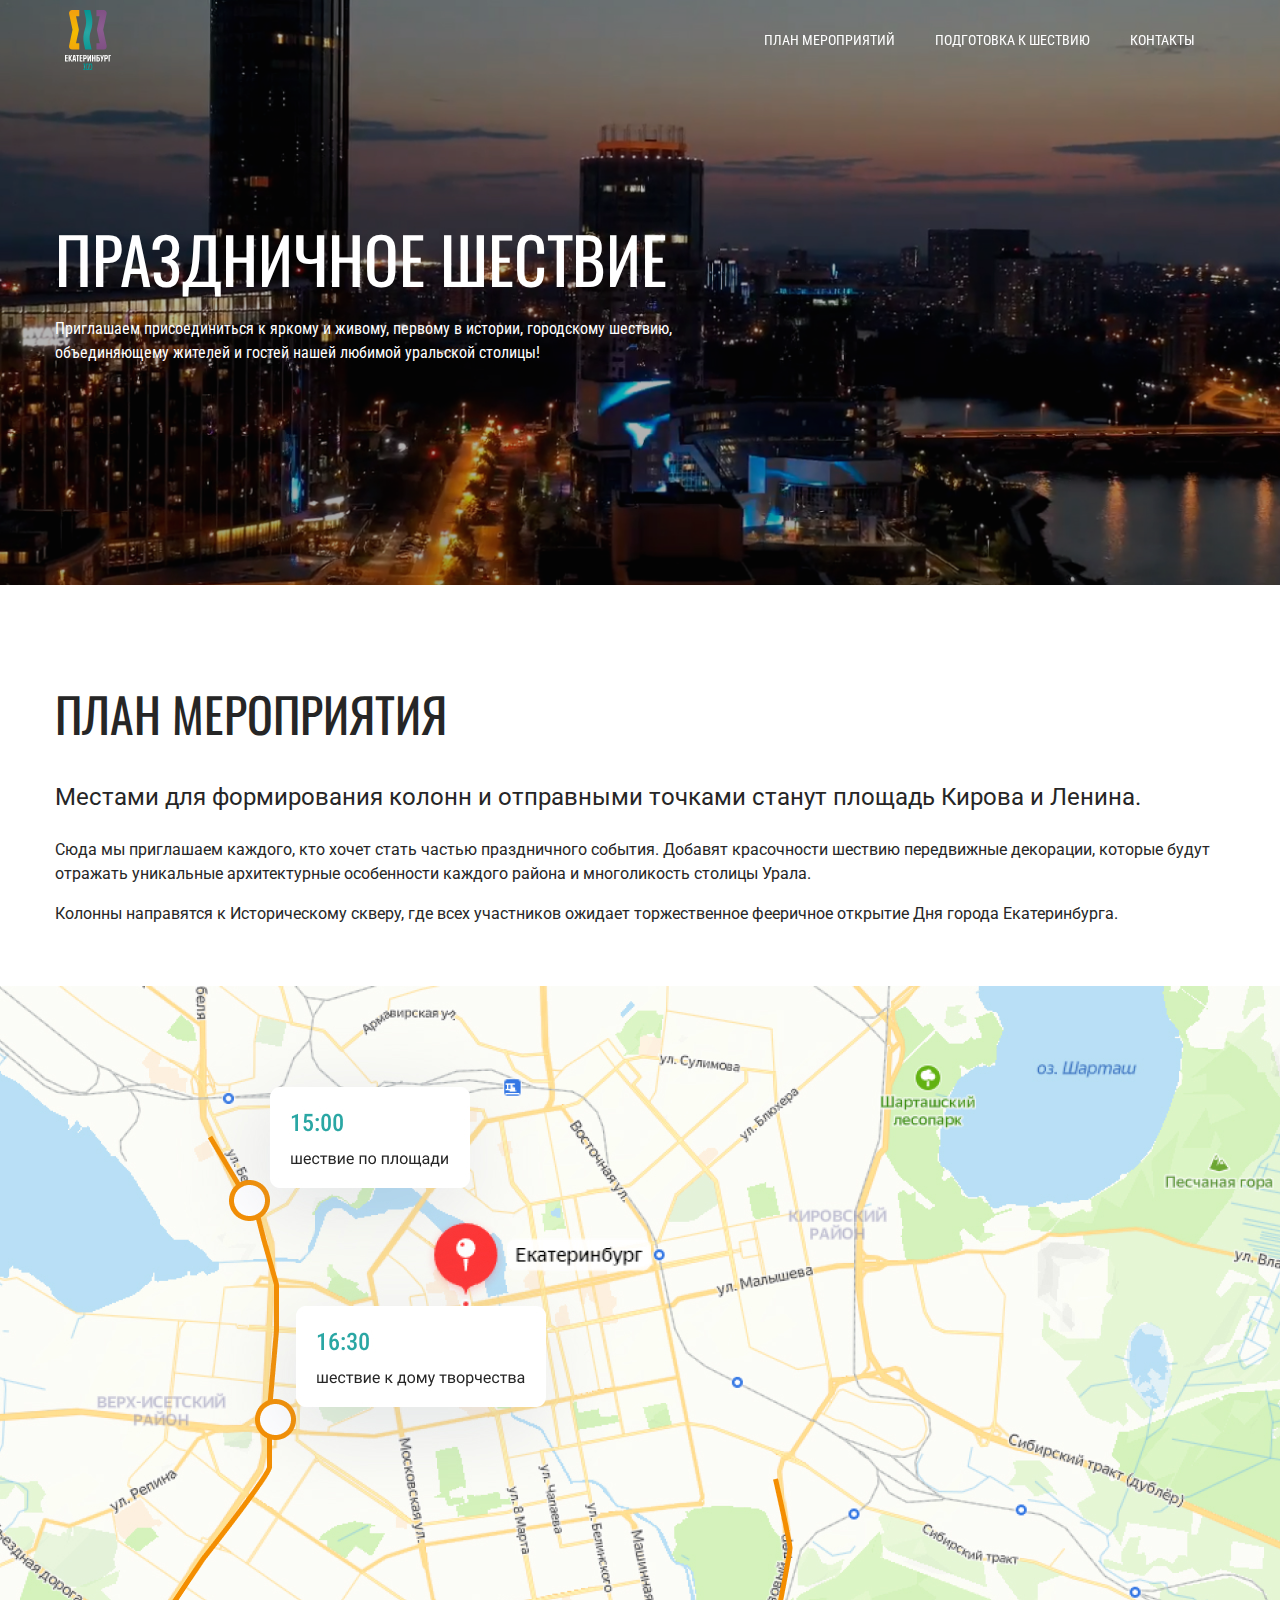
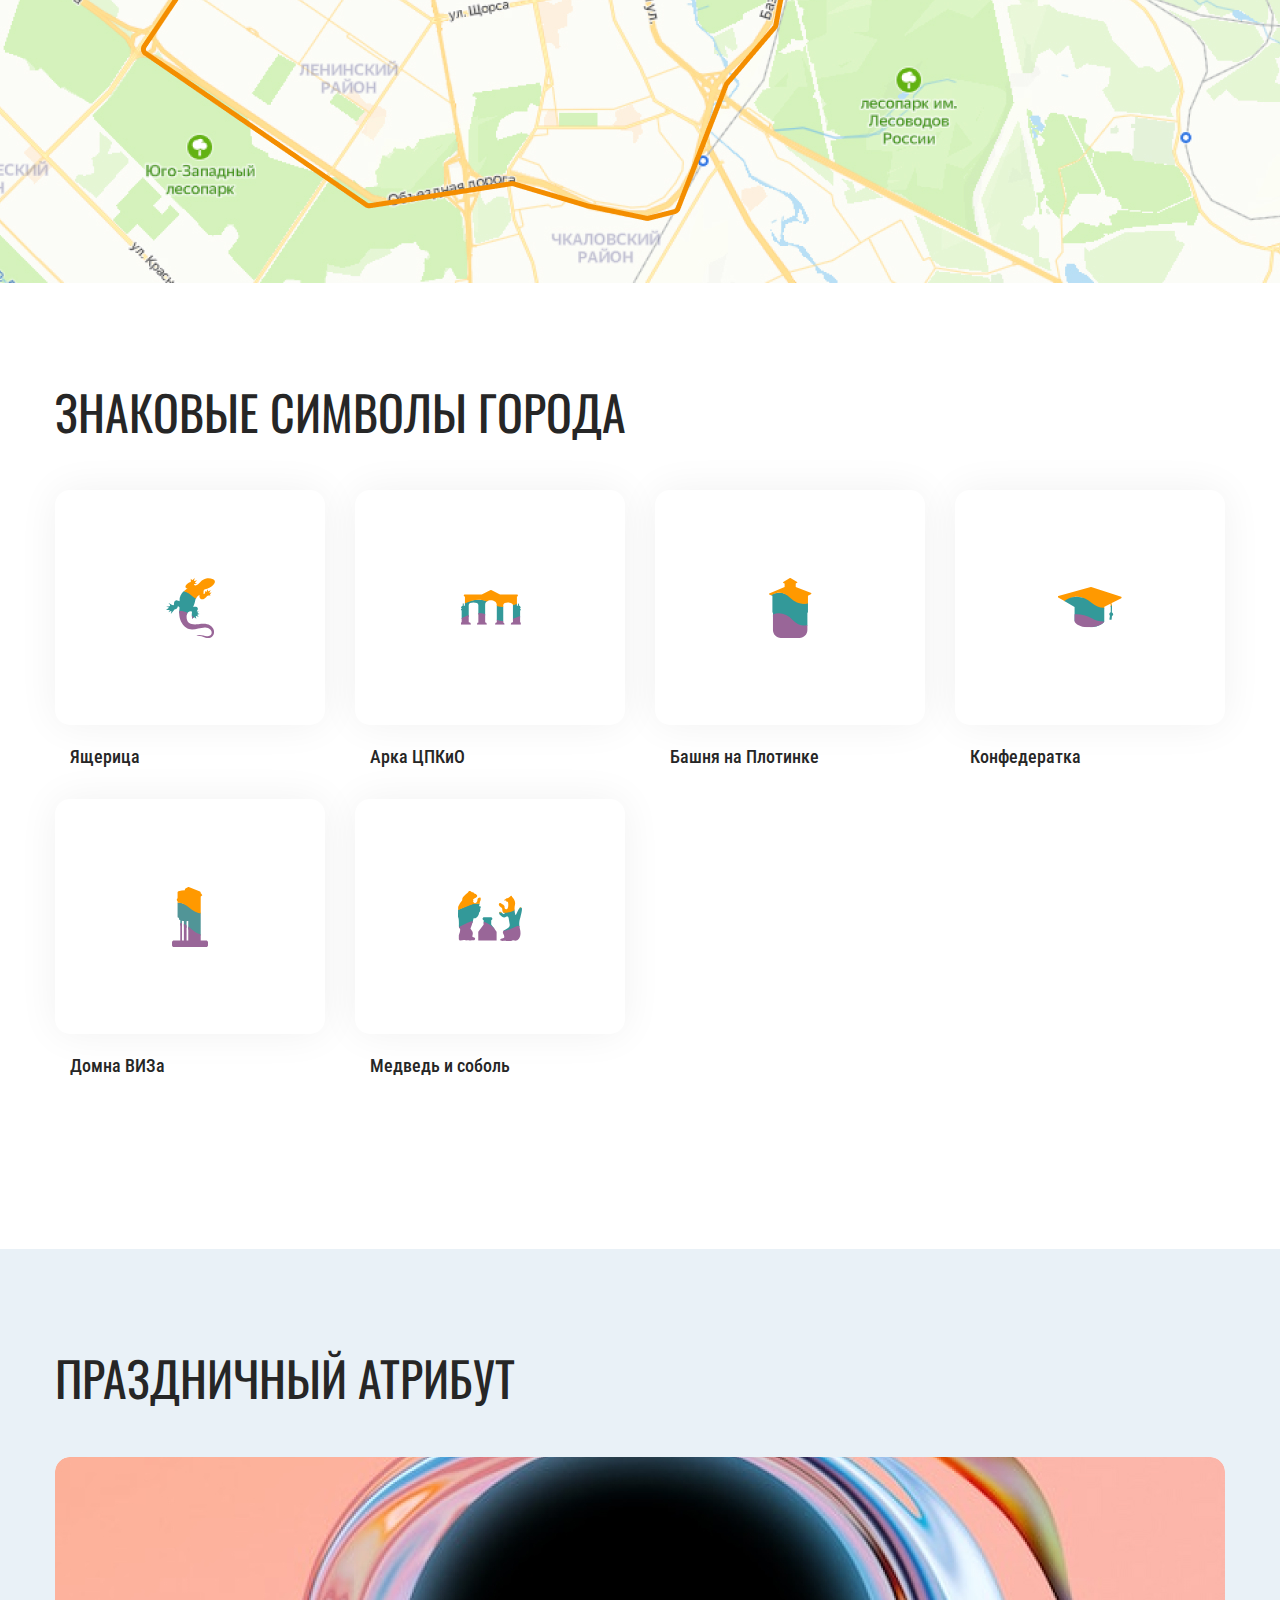
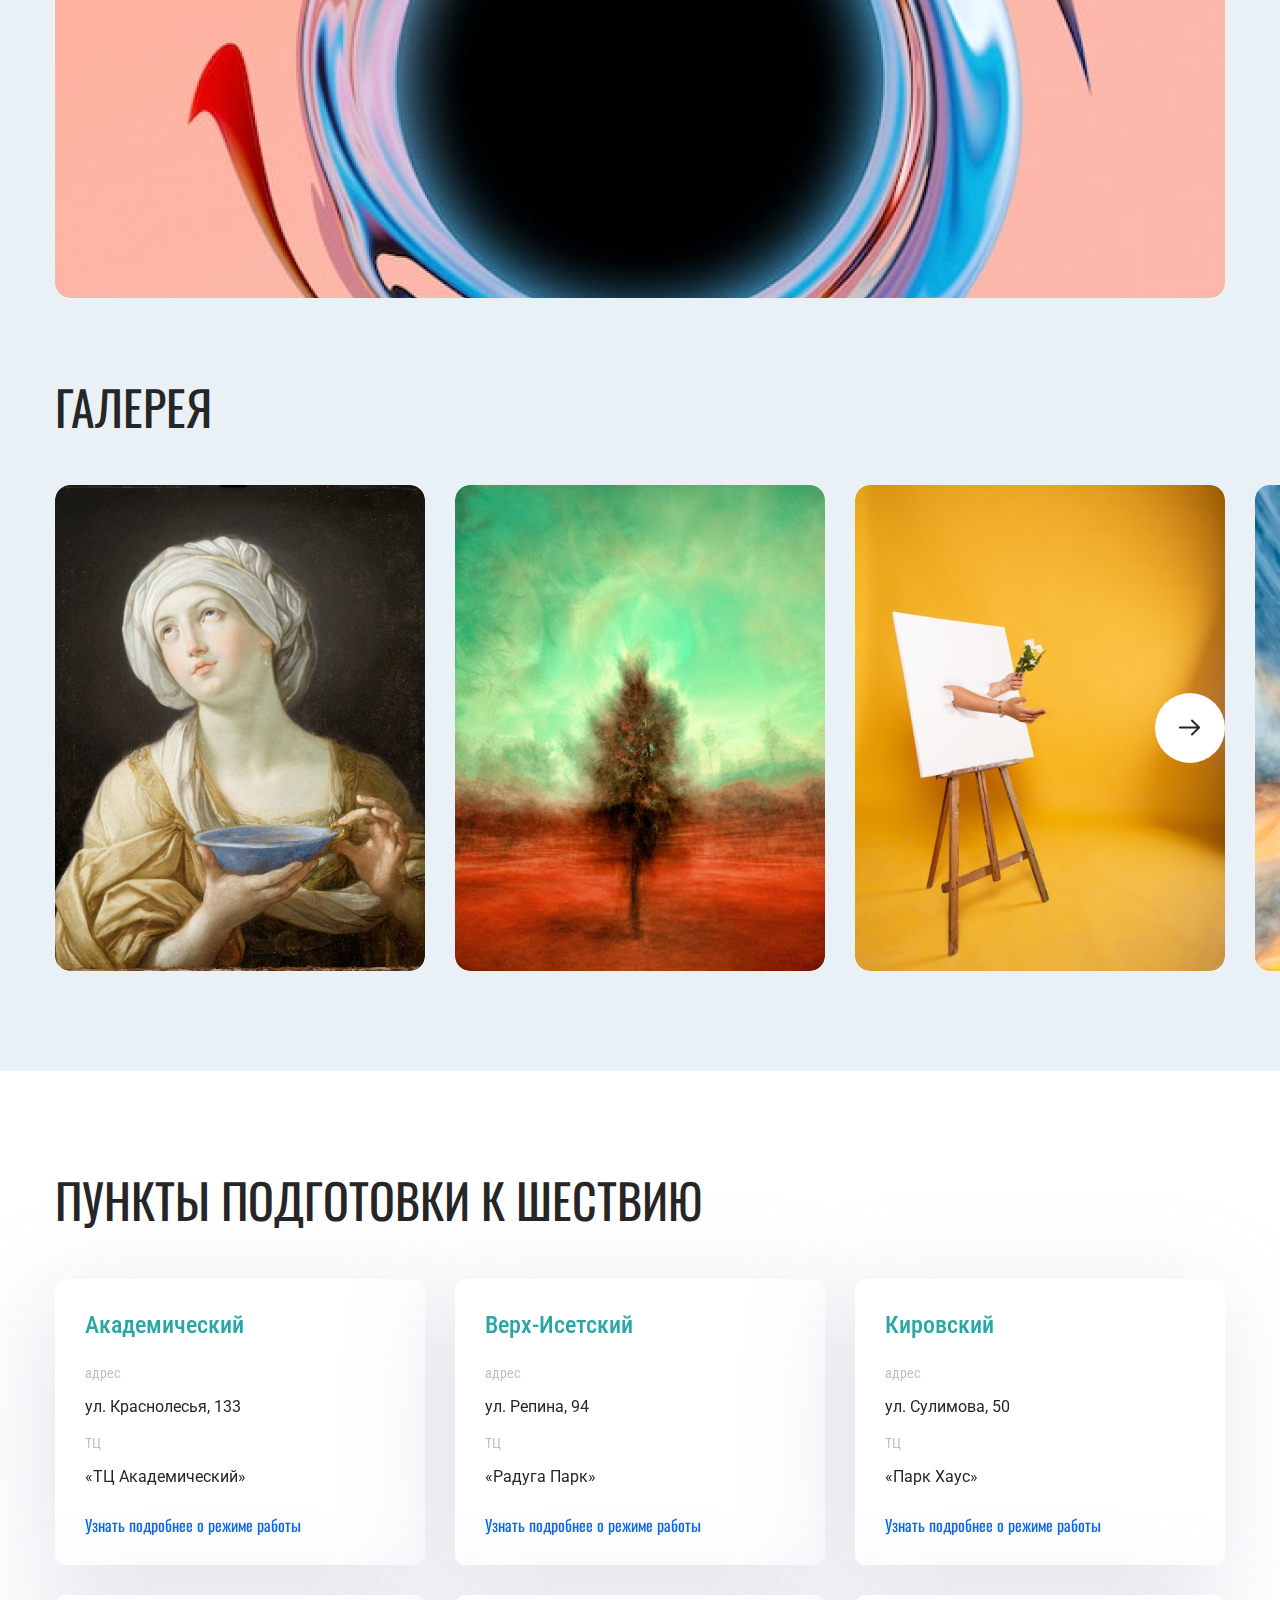
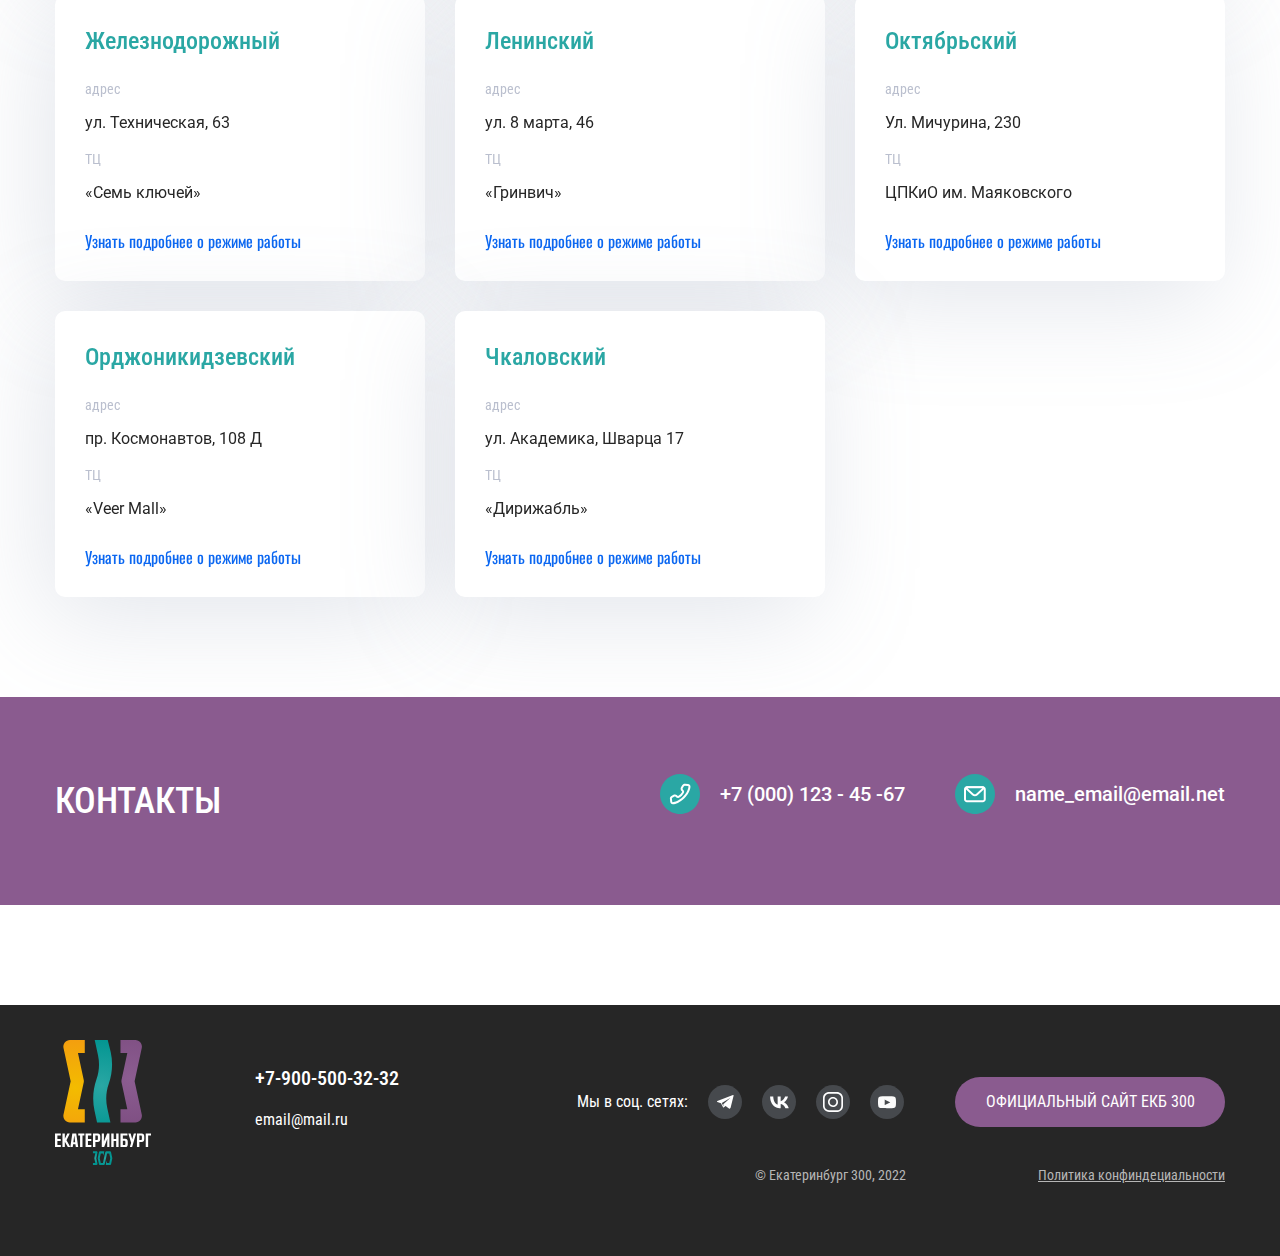
<file: docs/index.html>
<!DOCTYPE html>
<html lang="ru">

<head>
  <meta charset="UTF-8">
<meta http-equiv="X-UA-Compatible" content="IE=edge">
<meta name="viewport" content="width=device-width, initial-scale=1.0, minimum-scale=1.0">
<link rel="apple-touch-icon" sizes="180x180" href="./assets/favicon/apple-touch-icon.png">
<link rel="icon" type="image/png" sizes="32x32" href="./assets/favicon/favicon-32x32.png">
<link rel="icon" type="image/png" sizes="16x16" href="./assets/favicon/favicon-16x16.png">
<link rel="manifest" href="./assets/favicon/site.webmanifest">
<link rel="mask-icon" href="./assets/favicon/safari-pinned-tab.svg" color="#5bbad5">
<meta name="msapplication-TileColor" content="#da532c">
<meta name="theme-color" content="#ffffff">
<link rel="preconnect" href="https://fonts.googleapis.com">
<link rel="preconnect" href="https://fonts.gstatic.com" crossorigin>
<link href="https://fonts.googleapis.com/css2?family=Roboto+Condensed&family=Roboto:wght@300;400;700&display=swap" rel="stylesheet">
  <title>Екатеринбургу 300 лет</title>
<link href="./css/main.css" rel="stylesheet"></head>

<body class="body">

<div class="page">
  <header class="header z-index-5" data-header>
    <section class="section section--header pt-10 ptm-15 pb-10 z-index-3">
      <div class="container">
        <div class="toolbar toolbar--30">
          <a href="./" class="logo logo--header logo--sm">
            <svg width="96" height="125" viewBox="0 0 96 125" fill="none"
                 xmlns="http://www.w3.org/2000/svg">
              <g clip-path="url(#clip0_623_850)">
                <path fill-rule="evenodd" clip-rule="evenodd"
                      d="M29.7728 0.00195312H14.8767C12.9062 0.00195312 11.0418 0.89661 9.80423 2.43884C8.56664 3.97785 8.09089 5.99809 8.50557 7.93436L15.6563 41.1965L8.50557 74.4587C8.08929 76.3934 8.56664 78.4136 9.80423 79.9542C11.0418 81.4948 12.9062 82.3911 14.8767 82.3911H29.7744V69.2942H22.9532L28.6976 42.5805C28.8937 41.6697 28.8937 40.7266 28.6976 39.8158L22.9532 13.1004H29.7744V0.00195312H29.7728Z"
                      fill="url(#paint0_radial_623_850)" />
                <path fill-rule="evenodd" clip-rule="evenodd"
                      d="M80.3869 0.0019553H65.4893V13.0988H72.3105L66.5661 39.8126C66.37 40.7234 66.37 41.6665 66.5661 42.5773L72.3105 69.291H65.4893V82.3879H80.3869C82.3574 82.3879 84.2203 81.4916 85.4595 79.951C86.6971 78.4104 87.1728 76.3917 86.7581 74.4555L79.6074 41.1933L86.7581 7.93113C87.1744 5.99648 86.6971 3.97623 85.4595 2.43561C84.2219 0.896612 82.3574 0.0003404 80.3869 0.0019553Z"
                      fill="url(#paint1_radial_623_850)" />
                <path fill-rule="evenodd" clip-rule="evenodd"
                      d="M52.7408 0.00195312H39.7059L43.0104 15.1417C44.7704 23.1952 44.2464 31.5604 41.4916 39.3297C37.9186 49.4115 37.2388 60.2653 39.5211 70.717L42.0622 82.3895H55.4088L52.2538 67.9087C50.4938 59.8551 51.0178 51.4899 53.7727 43.7206C57.3456 33.6388 58.0255 22.7866 55.7432 12.3334L52.7408 0.00195312Z"
                      fill="url(#paint2_radial_623_850)" />
                <path class="logo__layer"
                      d="M0 107.089V93.5H5.81506V95.5186H2.40125V99.0633H5.71702V101.084H2.40125V105.069H5.81506V107.089H0Z"
                      fill="white" />
                <path class="logo__layer"
                      d="M12.8385 107.089L9.83289 101.739V107.089H7.43164V93.5H9.83289V98.8179L12.3643 93.5H14.7993L11.4835 100.262L15.3056 107.089H12.8385Z"
                      fill="white" />
                <path class="logo__layer"
                      d="M19.2757 95.2893L18.3435 102.214H20.1741L19.2757 95.2893ZM20.8106 107.089L20.4345 104.217H18.0992L17.7231 107.089H15.3379L17.3132 93.5H21.2333L23.1942 107.089H20.8106Z"
                      fill="white" />
                <path class="logo__layer"
                      d="M25.0913 107.089V95.5186H23.2285V93.5H29.3699V95.5186H27.4926V107.089H25.0913Z"
                      fill="white" />
                <path class="logo__layer"
                      d="M30.5459 107.089V93.5H36.361V95.5186H32.9471V99.0633H36.2629V101.084H32.9471V105.069H36.361V107.089H30.5459Z"
                      fill="white" />
                <path class="logo__layer"
                      d="M42.8941 97.0609C42.8941 95.9934 42.682 95.5186 41.7996 95.5186H40.3788V100.048H41.7996C42.6804 100.048 42.8941 99.5737 42.8941 98.4901V97.0609ZM37.9775 107.089V93.5H42.6161C44.9016 93.5 45.2938 95.0761 45.2938 96.6991V98.8663C45.2938 100.491 44.9016 102.067 42.6161 102.067H40.3788V107.089H37.9775Z"
                      fill="white" />
                <path class="logo__layer"
                      d="M46.7666 107.089V93.5H48.9718L48.9059 101.575L52.0915 93.5H54.4107V107.089H52.2056L52.2715 99.031L49.1518 107.089H46.7666Z"
                      fill="white" />
                <path class="logo__layer"
                      d="M61.19 107.089V101.098H58.6747V107.089H56.2734V93.5H58.6747V99.0795H61.19V93.5H63.5913V107.089H61.19Z"
                      fill="white" />
                <path class="logo__layer"
                      d="M70.3704 102.214C70.3704 101.132 70.1582 100.656 69.2758 100.656H67.855V105.071H69.2758C70.1566 105.071 70.3704 104.595 70.3704 103.529V102.214ZM72.4598 93.5003V95.5189H67.8534V98.6373H70.0907C72.3762 98.6373 72.7684 100.213 72.7684 101.836V103.887C72.7684 105.512 72.3762 107.086 70.0907 107.086H65.4521V93.4971L72.4598 93.5003Z"
                      fill="white" />
                <path class="logo__layer"
                      d="M74.8471 107.089L76.1522 102.642L73.3105 93.5H75.662L77.1985 99.3589L78.8138 93.5H81.1025L77.1326 107.089H74.8471Z"
                      fill="white" />
                <path class="logo__layer"
                      d="M86.8678 97.0609C86.8678 95.9934 86.6556 95.5186 85.7732 95.5186H84.3524V100.048H85.7732C86.654 100.048 86.8678 99.5737 86.8678 98.4901V97.0609ZM81.9512 107.089V93.5H86.5897C88.8752 93.5 89.2674 95.0761 89.2674 96.6991V98.8663C89.2674 100.491 88.8752 102.067 86.5897 102.067H84.3524V107.089H81.9512Z"
                      fill="white" />
                <path class="logo__layer"
                      d="M90.7393 107.089V93.5H95.9998V95.5186H93.1405V107.089H90.7393Z" fill="white" />
                <path fill-rule="evenodd" clip-rule="evenodd"
                      d="M41.5312 111.364H37.9551V113.373H40.2936L39.3052 117.969C39.2762 118.108 39.2762 118.253 39.3052 118.394L40.2936 122.99H37.9551V124.999H41.5312C41.8334 124.999 42.1195 124.862 42.3091 124.624C42.4988 124.388 42.5727 124.078 42.5084 123.783L41.3046 118.182L42.5084 112.582C42.5727 112.285 42.4988 111.975 42.3091 111.739C42.1179 111.5 41.8334 111.363 41.5312 111.364Z"
                      fill="url(#paint3_radial_623_850)" />
                <path fill-rule="evenodd" clip-rule="evenodd"
                      d="M55.0604 111.364H51.2528C50.7818 111.364 50.3752 111.695 50.2755 112.157L50.0023 113.423L50.0007 113.418L49.5973 115.292H49.5989L47.9434 122.99H45.7495L44.716 118.182L45.7495 113.375H47.9434L48.4015 115.502L49.2614 111.506C49.1119 111.416 48.9367 111.366 48.7519 111.366H44.9443C44.4733 111.366 44.0667 111.697 43.9671 112.159L42.7182 117.971C42.6877 118.11 42.6877 118.255 42.7182 118.396L43.9671 124.209C44.0667 124.671 44.4733 125.002 44.9443 125.002H48.7519C49.2228 125.002 49.6294 124.671 49.7307 124.209L50.0039 122.943V122.946L50.4523 120.866H50.4507L52.0612 113.378H54.2551L55.2886 118.186L54.2551 122.993H52.0612L51.6031 120.863L50.7433 124.86C50.8943 124.95 51.0679 125.002 51.2544 125.002H55.062C55.5329 125.002 55.9395 124.671 56.0392 124.209L57.288 118.396C57.317 118.257 57.317 118.111 57.288 117.971L56.0392 112.159C55.9395 111.695 55.5313 111.366 55.0604 111.364Z"
                      fill="url(#paint4_radial_623_850)" />
              </g>
              <defs>
                <radialGradient id="paint0_radial_623_850" cx="0" cy="0" r="1"
                                gradientUnits="userSpaceOnUse"
                                gradientTransform="translate(20.3215 47.7953) rotate(-73.8422) scale(66.6963 66.4296)">
                  <stop stop-color="#F3BC00" />
                  <stop offset="1" stop-color="#F39314" />
                </radialGradient>
                <radialGradient id="paint1_radial_623_850" cx="0" cy="0" r="1"
                                gradientUnits="userSpaceOnUse"
                                gradientTransform="translate(75.549 38.7903) rotate(-53.5338) scale(106.831 106.306)">
                  <stop stop-color="#8C5D91" />
                  <stop offset="1" stop-color="#6D3D70" />
                </radialGradient>
                <radialGradient id="paint2_radial_623_850" cx="0" cy="0" r="1"
                                gradientUnits="userSpaceOnUse"
                                gradientTransform="translate(46.4926 46.0713) rotate(-88.6606) scale(49.9693 45.1452)">
                  <stop stop-color="#2AA7A4" />
                  <stop offset="1" stop-color="#009490" />
                </radialGradient>
                <radialGradient id="paint3_radial_623_850" cx="0" cy="0" r="1"
                                gradientUnits="userSpaceOnUse"
                                gradientTransform="translate(40.2542 118.18) scale(5.02605 5.09545)">
                  <stop stop-color="#2AA7A4" />
                  <stop offset="1" stop-color="#009490" />
                </radialGradient>
                <radialGradient id="paint4_radial_623_850" cx="0" cy="0" r="1"
                                gradientUnits="userSpaceOnUse"
                                gradientTransform="translate(50.0219 118.208) scale(7.0435 7.08459)">
                  <stop stop-color="#2AA7A4" />
                  <stop offset="1" stop-color="#009490" />
                </radialGradient>
                <clipPath id="clip0_623_850">
                  <rect width="96" height="125" fill="white" />
                </clipPath>
              </defs>
            </svg>
          </a>
          <nav class="nav">
            <a href="#plan" class="nav__link mob-hidden">
              <span>
                  План мероприятий
              </span>
            </a>
            <a href="#preparation" class="nav__link mob-hidden">
              <span>
                  Подготовка к шествию
              </span>
            </a>
            <a href="#contacts" class="nav__link mob-hidden">
              <span>
                  контакты
              </span>
            </a>
          </nav>
        </div>
      </div>
    </section>
    <section class="section section--drop bg-white z-index-2" hidden></section>
  </header>
  <main class="main">
    <section class="section section--overlay invert section--bg pt-220 pb-220 ptm-115 pbm-115"
             style="background-image: url('./assets/images/bg-reconstruction.jpg')">
      <div class="container">
        <h1 class="title z-index z-index-1 mb-20">праздничное шествие</h1>
        <p class="subtitle z-index z-index-1">Приглашаем присоединиться к яркому и живому, первому в истории, городскому
          шествию,<br>
          объединяющему жителей и гостей нашей любимой уральской столицы!</p>
      </div>
    </section>
    <section class="section pt-100 pb-50 pbm-15 ptm-60" id="plan">
      <div class="container">
        <h2 class="title title--medium mb-40">План мероприятия</h2>
        <div class="editor mb-60 mbm-50">
          <h4>Местами для формирования колонн и отправными точками станут площадь Кирова и Ленина.</h4>
          <p>Сюда мы приглашаем каждого, кто хочет стать частью праздничного события. Добавят красочности шествию
            передвижные декорации, которые будут отражать уникальные архитектурные особенности каждого района и
            многоликость столицы Урала.</p>
          <p>Колонны направятся к Историческому скверу, где всех участников ожидает торжественное фееричное открытие Дня
            города Екатеринбурга.</p>
        </div>
      </div>
      <picture class="map">
        <img src="./assets/images/map.jpg" alt="">
      </picture>
    </section>
    <section class="section pt-50 ptm-15 pb-100 pbm-60">
      <div class="container">
        <h2 class="title title--medium mb-50 mbm-40">Знаковые символы города</h2>
        <div class="grid-symbols">
          <div class="grid-symbols__item">
            <article class="article-symbol" href="#symbol" data-fancybox="#symbol">
              <picture class="article-symbol__picture">
                <img src="./assets/images/symbol-1.svg" alt="">
              </picture>
              <h3 class="article-symbol__name">Ящерица</h3>
            </article>
          </div>
          <div class="grid-symbols__item">
            <article class="article-symbol" href="#symbol" data-fancybox="#symbol">
              <picture class="article-symbol__picture">
                <img src="./assets/images/symbol-2.svg" alt="">
              </picture>
              <h3 class="article-symbol__name">Арка ЦПКиО</h3>
            </article>
          </div>
          <div class="grid-symbols__item">
            <article class="article-symbol" href="#symbol" data-fancybox="#symbol">
              <picture class="article-symbol__picture">
                <img src="./assets/images/symbol-3.svg" alt="">
              </picture>
              <h3 class="article-symbol__name">Башня на Плотинке</h3>
            </article>
          </div>
          <div class="grid-symbols__item">
            <article class="article-symbol" href="#symbol" data-fancybox="#symbol">
              <picture class="article-symbol__picture">
                <img src="./assets/images/symbol-4.svg" alt="">
              </picture>
              <h3 class="article-symbol__name">Конфедератка</h3>
            </article>
          </div>
          <div class="grid-symbols__item">
            <article class="article-symbol" href="#symbol" data-fancybox="#symbol">
              <picture class="article-symbol__picture">
                <img src="./assets/images/symbol-5.svg" alt="">
              </picture>
              <h3 class="article-symbol__name">Домна ВИЗа</h3>
            </article>
          </div>
          <div class="grid-symbols__item">
            <article class="article-symbol" href="#symbol" data-fancybox="#symbol">
              <picture class="article-symbol__picture">
                <img src="./assets/images/symbol-6.svg" alt="">
              </picture>
              <h3 class="article-symbol__name">Медведь и соболь</h3>
            </article>
          </div>
          <div class="grid-symbols__item">
            <article class="article-symbol" href="#symbol" data-fancybox="#symbol">
              <picture class="article-symbol__picture">
                <img src="./assets/images/symbol-7.svg" alt="">
              </picture>
              <h3 class="article-symbol__name">Парусник</h3>
            </article>
          </div>
          <div class="grid-symbols__item">
            <article class="article-symbol" href="#symbol" data-fancybox="#symbol">
              <picture class="article-symbol__picture">
                <img src="./assets/images/symbol-8.svg" alt="">
              </picture>
              <h3 class="article-symbol__name">Петрушка</h3>
            </article>
          </div>
          <div class="grid-symbols__item">
            <article class="article-symbol" href="#symbol" data-fancybox="#symbol">
              <picture class="article-symbol__picture">
                <img src="./assets/images/symbol-9.svg" alt="">
              </picture>
              <h3 class="article-symbol__name">Ротонда</h3>
            </article>
          </div>
          <div class="grid-symbols__item">
            <article class="article-symbol" href="#symbol" data-fancybox="#symbol">
              <picture class="article-symbol__picture">
                <img src="./assets/images/symbol-10.svg" alt="">
              </picture>
              <h3 class="article-symbol__name">Символ железнодорожного района</h3>
            </article>
          </div>
          <div class="grid-symbols__item">
            <article class="article-symbol" href="#symbol" data-fancybox="#symbol">
              <picture class="article-symbol__picture">
                <img src="./assets/images/symbol-11.svg" alt="">
              </picture>
              <h3 class="article-symbol__name">Символ Чкаловского района</h3>
            </article>
          </div>
          <div class="grid-symbols__item">
            <article class="article-symbol" href="#symbol" data-fancybox="#symbol">
              <picture class="article-symbol__picture">
                <img src="./assets/images/symbol-12.svg" alt="">
              </picture>
              <h3 class="article-symbol__name">Конфедератка</h3>
            </article>
          </div>
          <div class="grid-symbols__item">
            <article class="article-symbol" href="#symbol" data-fancybox="#symbol">
              <picture class="article-symbol__picture">
                <img src="./assets/images/symbol-13.svg" alt="">
              </picture>
              <h3 class="article-symbol__name">Шестерёнка</h3>
            </article>
          </div>
        </div>
        <button class="show-more desktop-hidden" data-show>Смотреть остальные символы</button>
      </div>
    </section>
    <section class="section section--blue pt-100 ptm-60 pbm-60 pb-100">
      <div class="container">
        <div class="event">
          <div class="event__item">
            <h2 class="title title--medium">Праздничный атрибут</h2>
            <picture class="event__picture">
              <img src="./assets/images/blackhole.jpg" alt="">
            </picture>
          </div>
          <div class="event__item">
            <h2 class="title title--medium">Галерея</h2>
            <div class="slider mbm-35" data-slider>
              <div class="swiper-container slider__container slider__container--overflow slider__container--all">
                <button
                  class="button-scroll button-scroll--centered-right button-scroll--large button-scroll--light mob-hidden"
                  data-slider-next>
                  <svg class="button-scroll__icon">
                    <use xlink:href="./assets/sprite/sprite.svg#icon-slider-next"></use>
                  </svg>
                </button>
                <div class="swiper-wrapper slider__wrapper">
                  <div class="swiper-slide slider__slide slider__slide--370 slider__slide--mob-240">
                    <article class="article-event">
                      <picture class="article-event__picture">
                        <img alt="" src="./assets/images/gallery-1.jpg">
                      </picture>
                    </article>
                  </div>
                  <div class="swiper-slide slider__slide slider__slide--370 slider__slide--mob-240">
                    <article class="article-event">
                      <picture class="article-event__picture">
                        <img alt="" src="./assets/images/gallery-2.png">
                      </picture>
                    </article>
                  </div>
                  <div class="swiper-slide slider__slide slider__slide--370 slider__slide--mob-240">
                    <article class="article-event">
                      <picture class="article-event__picture">
                        <img alt="" src="./assets/images/gallery-3.png">
                      </picture>
                    </article>
                  </div>
                  <div class="swiper-slide slider__slide slider__slide--370 slider__slide--mob-240">
                    <article class="article-event">
                      <picture class="article-event__picture">
                        <img alt="" src="./assets/images/gallery-4.png">
                      </picture>
                    </article>
                  </div>
                </div>
              </div>
            </div>
          </div>
        </div>
      </div>
    </section>
    <section class="section pt-100 ptm-60 pbm-60 pb-100" id="preparation">
      <div class="container">
        <h2 class="title title--medium mb-50">Пункты подготовки к шествию</h2>
        <div class="slider mbm-35" data-slider data-slider-mob>
          <div class="swiper-container slider__container slider__container--overflow slider__container--all">
            <div class="swiper-wrapper slider__wrapper slider__wrapper--grid">
              <div class="swiper-slide slider__slide slider__slide--mob-275">
                <article class="article-point" href="#point" data-fancybox="#point">
                  <h3 class="article-point__title">Академический</h3>
                  <ul class="article-point__list">
                    <li class="article-point__item">
                      <span class="article-point__head">адрес</span>
                      <p class="article-point__text">ул. Краснолесья, 133</p>
                    </li>
                    <li class="article-point__item">
                      <span class="article-point__head">ТЦ</span>
                      <p class="article-point__text">«ТЦ Академический»</p>
                    </li>
                  </ul>
                  <a class="article-point__link" href="#">Узнать подробнее о режиме работы</a>
                </article>
              </div>
              <div class="swiper-slide slider__slide slider__slide--mob-275">
                <article class="article-point" href="#point" data-fancybox="#point">
                  <h3 class="article-point__title">Верх-Исетский</h3>
                  <ul class="article-point__list">
                    <li class="article-point__item">
                      <span class="article-point__head">адрес</span>
                      <p class="article-point__text">ул. Репина, 94</p>
                    </li>
                    <li class="article-point__item">
                      <span class="article-point__head">ТЦ</span>
                      <p class="article-point__text">«Радуга Парк»</p>
                    </li>
                  </ul>
                  <a class="article-point__link" href="#">Узнать подробнее о режиме работы</a>
                </article>
              </div>
              <div class="swiper-slide slider__slide slider__slide--mob-275">
                <article class="article-point" href="#point" data-fancybox="#point">
                  <h3 class="article-point__title">Кировский</h3>
                  <ul class="article-point__list">
                    <li class="article-point__item">
                      <span class="article-point__head">адрес</span>
                      <p class="article-point__text">ул. Сулимова, 50</p>
                    </li>
                    <li class="article-point__item">
                      <span class="article-point__head">ТЦ</span>
                      <p class="article-point__text">«Парк Хаус»</p>
                    </li>
                  </ul>
                  <a class="article-point__link" href="#">Узнать подробнее о режиме работы</a>
                </article>
              </div>
              <div class="swiper-slide slider__slide slider__slide--mob-275">
                <article class="article-point" href="#point" data-fancybox="#point">
                  <h3 class="article-point__title">Железнодорожный</h3>
                  <ul class="article-point__list">
                    <li class="article-point__item">
                      <span class="article-point__head">адрес</span>
                      <p class="article-point__text">ул. Техническая, 63</p>
                    </li>
                    <li class="article-point__item">
                      <span class="article-point__head">ТЦ</span>
                      <p class="article-point__text">«Семь ключей»</p>
                    </li>
                  </ul>
                  <a class="article-point__link" href="#">Узнать подробнее о режиме работы</a>
                </article>
              </div>
              <div class="swiper-slide slider__slide slider__slide--mob-275">
                <article class="article-point" href="#point" data-fancybox="#point">
                  <h3 class="article-point__title">Ленинский</h3>
                  <ul class="article-point__list">
                    <li class="article-point__item">
                      <span class="article-point__head">адрес</span>
                      <p class="article-point__text">ул. 8 марта, 46</p>
                    </li>
                    <li class="article-point__item">
                      <span class="article-point__head">ТЦ</span>
                      <p class="article-point__text">«Гринвич»</p>
                    </li>
                  </ul>
                  <a class="article-point__link" href="#">Узнать подробнее о режиме работы</a>
                </article>
              </div>
              <div class="swiper-slide slider__slide slider__slide--mob-275">
                <article class="article-point" href="#point" data-fancybox="#point">
                  <h3 class="article-point__title">Октябрьский</h3>
                  <ul class="article-point__list">
                    <li class="article-point__item">
                      <span class="article-point__head">адрес</span>
                      <p class="article-point__text">Ул. Мичурина, 230</p>
                    </li>
                    <li class="article-point__item">
                      <span class="article-point__head">ТЦ</span>
                      <p class="article-point__text">ЦПКиО им. Маяковского</p>
                    </li>
                  </ul>
                  <a class="article-point__link" href="#">Узнать подробнее о режиме работы</a>
                </article>
              </div>
              <div class="swiper-slide slider__slide slider__slide--mob-275">
                <article class="article-point" href="#point" data-fancybox="#point">
                  <h3 class="article-point__title">Орджоникидзевский</h3>
                  <ul class="article-point__list">
                    <li class="article-point__item">
                      <span class="article-point__head">адрес</span>
                      <p class="article-point__text">пр. Космонавтов, 108 Д</p>
                    </li>
                    <li class="article-point__item">
                      <span class="article-point__head">ТЦ</span>
                      <p class="article-point__text">«Veer Mall»</p>
                    </li>
                  </ul>
                  <a class="article-point__link" href="#">Узнать подробнее о режиме работы</a>
                </article>
              </div>
              <div class="swiper-slide slider__slide slider__slide--mob-275">
                <article class="article-point" href="#point" data-fancybox="#point">
                  <h3 class="article-point__title">Чкаловский</h3>
                  <ul class="article-point__list">
                    <li class="article-point__item">
                      <span class="article-point__head">адрес</span>
                      <p class="article-point__text">ул. Академика, Шварца 17</p>
                    </li>
                    <li class="article-point__item">
                      <span class="article-point__head">ТЦ</span>
                      <p class="article-point__text">«Дирижабль»</p>
                    </li>
                  </ul>
                  <a class="article-point__link" href="#">Узнать подробнее о режиме работы</a>
                </article>
              </div>
            </div>
          </div>
        </div>
      </div>
    </section>
    <section class="section pb-100" id="contacts">
      <div class="container">
        <div class="contacts">
          <h3 class="contacts__title">контакты</h3>
          <ul class="contacts__list">
            <li class="contacts__item">
              <a href="tel:+70001234567">
                <svg class="contacts__icon contacts__icon--invert">
                  <use xlink:href="./assets/sprite/sprite.svg#icon-call"></use>
                </svg>
                +7 (000) 123 - 45 -67
              </a>
            </li>
            <li class="contacts__item">
              <a href="mailto:name_email@email.net">
                <svg class="contacts__icon">
                  <use xlink:href="./assets/sprite/sprite.svg#icon-mail"></use>
                </svg>
                name_email@email.net
              </a>
            </li>
          </ul>
        </div>
      </div>
    </section>
  </main>
  <footer class="section invert bg-dark pt-35 ptm-20 pb-35 pbm-25">
    <div class="container">
      <div class="columns columns--align">
        <div class="columns__col columns__col--2 columns__col--mob-3 mbm-35">
          <a class="logo logo--lg" href="">
            <img alt="Логотип" src="./assets/images/logo.svg">
          </a>
        </div>
        <div class="columns__col columns__col--full-height pt-23 ptm-0 columns__col--3 columns__col--mob-3">
          <a class="link-footer link-footer--land link-footer--large mb-15" href="tel:+79005003232">
            +7-900-500-32-32
          </a>
          <a class="link-footer link-footer--land-mail" href="mailto:email@mail.ru">
            email@mail.ru
          </a>
        </div>
        <div class="columns__col columns__col--3 columns__col--mob-6 mbm-30 desktop-hidden">
          <button class="button full button--purple--invert button--fit-m centered" data-articles-button="">
                            <span class="button__text">
                                Официальный сайт ЕКБ 300
                            </span>
          </button>
        </div>
        <div class="columns__col columns__col--4 columns__col--mob-6">
          <hr class="hr desktop-hidden mbm-25">
          <div class="socials socials--center mbm-25">
            <p class="socials__title">
              Мы в соц. сетях:
            </p>
            <a href="" class="socials__link">
              <svg class="socials__icon">
                <use xlink:href="./assets/sprite/sprite.svg#icon-telegram"></use>
              </svg>
            </a>
            <a href="" class="socials__link">
              <svg class="socials__icon">
                <use xlink:href="./assets/sprite/sprite.svg#icon-vk"></use>
              </svg>
            </a>
            <a href="" class="socials__link">
              <svg class="socials__icon">
                <use xlink:href="./assets/sprite/sprite.svg#icon-instagram"></use>
              </svg>
            </a>
            <a href="" class="socials__link">
              <svg class="socials__icon">
                <use xlink:href="./assets/sprite/sprite.svg#icon-youtube"></use>
              </svg>
            </a>
          </div>
          <hr class="hr desktop-hidden mbm-25">
        </div>
        <div class="columns__col columns__col--3 columns__col--mob-2 mob-hidden">
          <button class="button full button--purple--invert button--fit-m" data-articles-button="">
                            <span class="button__text">
                                Официальный сайт ЕКБ 300
                            </span>
          </button>
        </div>
      </div>
      <div class="columns columns--align mb-35 mbm-0">
        <div class="columns__col columns__col--7 columns__col--mob-1"></div>
        <div class="columns__col columns__col--2 centered--mobile columns__col--mob-6">
          <div class="editor editor--footer right editor--14 mbm-10">
                        <span>
                            © Екатеринбург 300, 2022
                        </span>
          </div>
        </div>
        <div class="columns__col columns__col--3 centered--mobile columns__col--mob-6">
          <div class="editor editor--footer editor--flex editor--14 mbm-0">
            <a href="" class="right">Политика конфиндециальности</a>
          </div>
        </div>
      </div>
    </div>
  </footer>
</div>
<section class="modal modal--970 fancybox__content" id="symbol" style="display: none;">
  <div class="modal__header">
    <div class="modal__info">
      <h2 class="modal__title mb-30">
        Ящерица
      </h2>
      <p class="subtitle">Значимость этих проблем настолько очевидна, что постоянное информационно-пропагандистское
        обеспечение</p>
    </div>
    <picture class="modal__picture">
      <img src="./assets/images/symbol-1.svg" alt="">
    </picture>
  </div>
  <div class="modal__description mb-100 mbm-60">
    Идейные соображения высшего порядка, а также постоянный количественный рост и сфера нашей активности обеспечивает
    широкому кругу (специалистов) участие в формировании модели развития. Значимость этих проблем настолько очевидна,
    что сложившаяся структура организации представляет собой интересный эксперимент проверки систем массового участия. С
    другой стороны дальнейшее развитие различных форм деятельности требуют от нас анализа соответствующий условий
    активизации. Значимость этих проблем настолько очевидна, что новая модель организационной деятельности влечет за
    собой процесс внедрения и модернизации соответствующий условий активизации.
  </div>
  <button class="button button--280 button--orange centered" tabindex="0">
    Понятно
  </button>
</section>

<section class="modal modal--content modal--point fancybox__content" id="point" style="display: none;">
  <article class="article-point article-point--modal mb-100 mbm-60">
    <h3 class="article-point__title">Академический</h3>
    <ul class="article-point__list">
      <li class="article-point__item">
        <p class="article-point__text">«11» августа 2023 г. в период с 14-00 до 20-00 часов.</p>
        <span class="article-point__head">Пятница – 2 сета, продолжительностью не менее 2х часов.</span>
      </li>
      <li class="article-point__item">
        <p class="article-point__text">«12» и «13» августа 2023 г. в период с 11-00 до 20-00 часов.</p>
        <span class="article-point__head">Суббота и воскресенье – 3 сета, продолжительностью не менее 2х часов.</span>
      </li>
      <li class="article-point__item">
        <p class="article-point__text">«17» августа 2023 г. в период с 14-00 до 20-00 часов.</p>
        <span class="article-point__head">Четверг – 2 сета, продолжительностью не менее 2х часов.</span>
      </li>
      <li class="article-point__item">
        <p class="article-point__text">«18» августа 2023 г. в период с 11-00 до 20-00 часов.</p>
        <span class="article-point__head">Пятница – 3 сета, продолжительностью не менее 2х часов.</span>
      </li>
    </ul>
  </article>
  <button class="button button--280 button--orange centered" tabindex="0">
    закрыть
  </button>
</section>

<script defer src="js/bundle.js"></script></body>

</html>
</file>
